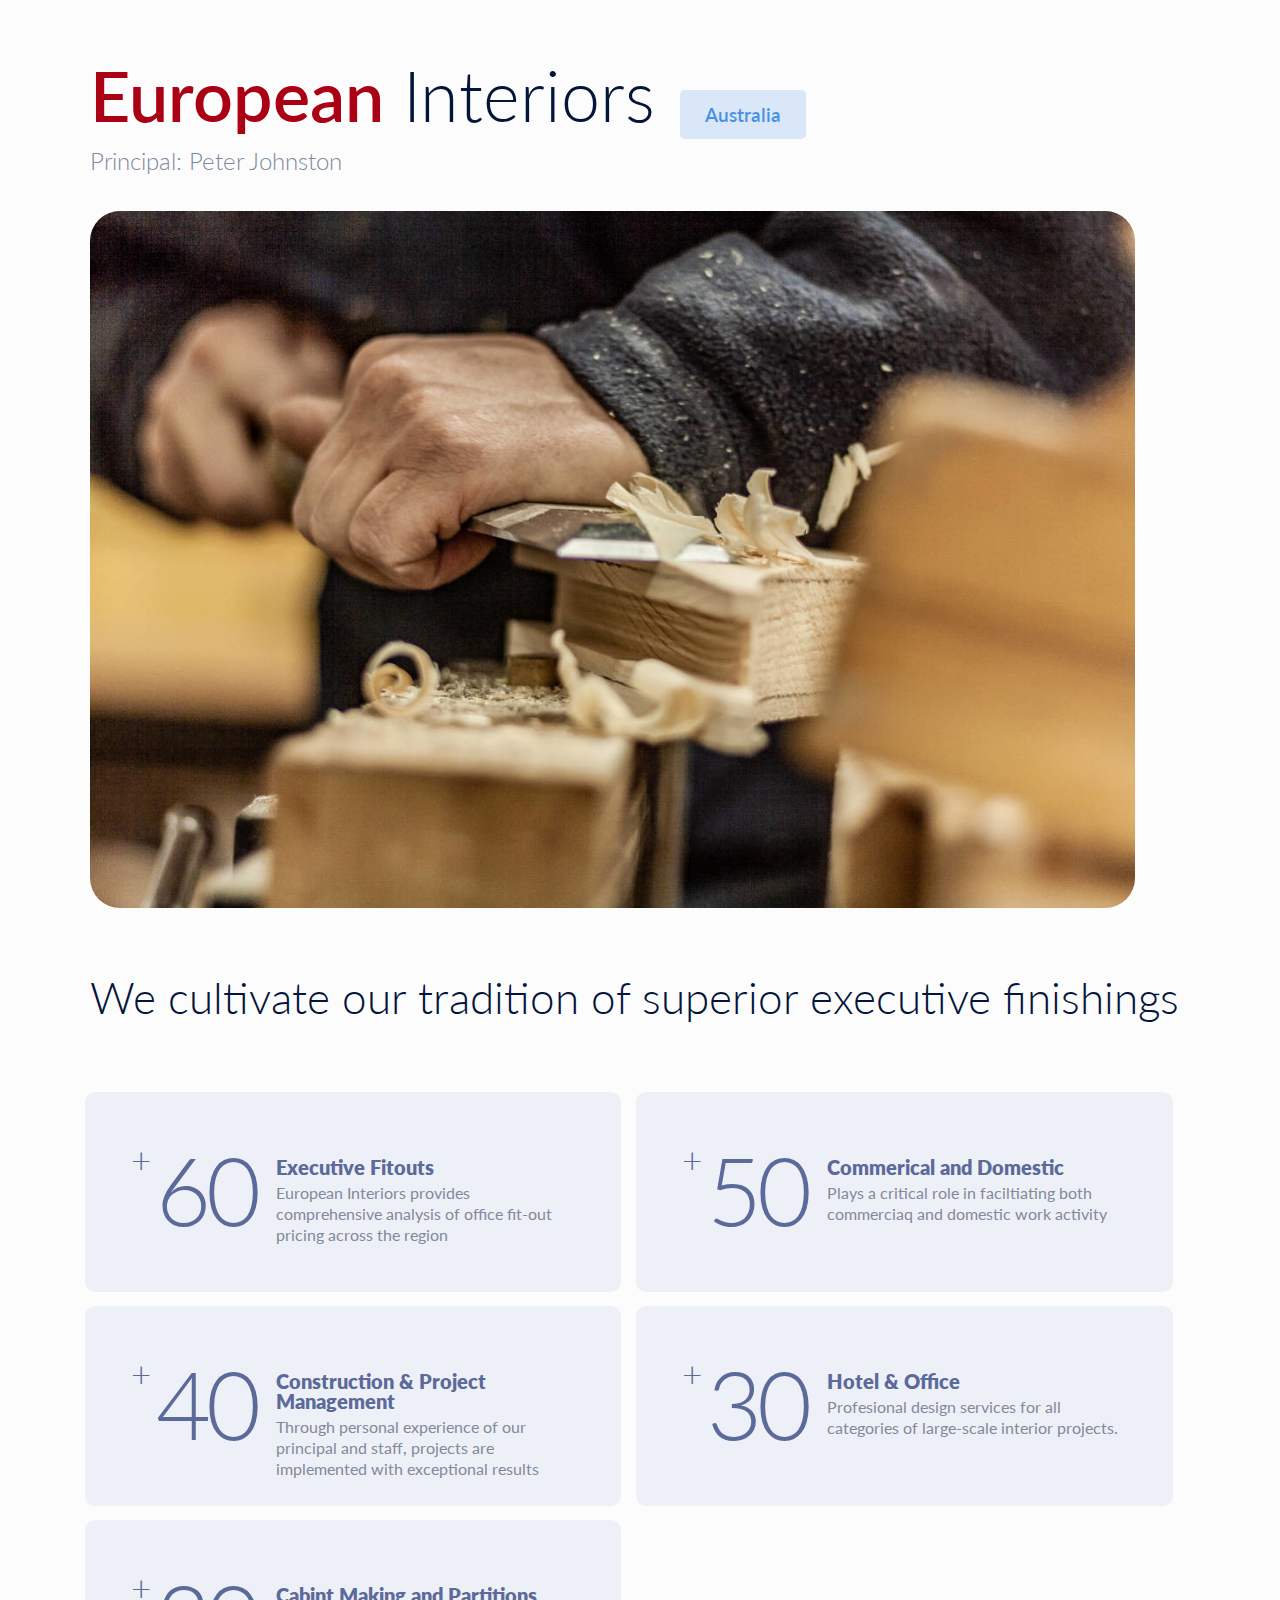
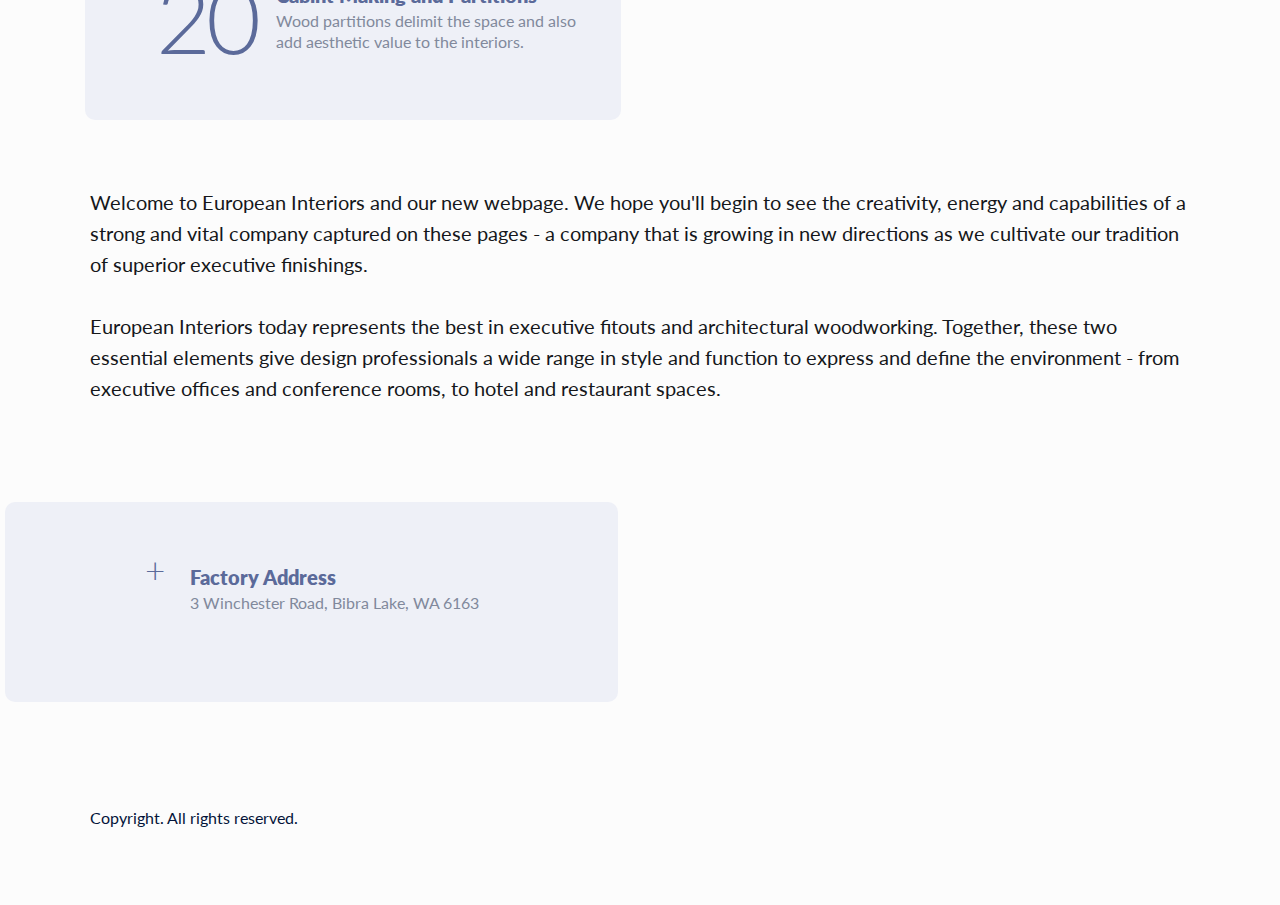
<file: index.html>
<!DOCTYPE html>
<html>
<head>
	<title>European Interiors</title>
	<link rel="stylesheet" type="text/css" href="styles.css">
	<meta name="viewport" content="width=device-width, initial-scale=1.0">
	<script src="https://formspree.io/js/formbutton-v1.min.js" defer></script>
        <script>
          window.formbutton=window.formbutton||function(){(formbutton.q=formbutton.q||[]).push(arguments)};
          formbutton("create", {action: "https://formspree.io/f/xnqlladd"})
        </script>
</head>
<body>

	<div class="container">
		<div class="hero">
			<h1 class="name"><strong class="h1">European</strong> Interiors</h1>
			
			<span class="tag">Australia</span>
			<span class="email">Principal: Peter Johnston</span>
			<br>
<br>
			<img src="carpentry.jpg" class="ri"></img> 

 <h2 class="lead">We cultivate our tradition of superior executive finishings</h2>
		</div>
	</div>
	

	<!-- Achievements -->

	<div class="container cards">
		
		<a href="executive-fitouts.html">
		<div class="card">
			<div class="skill-level">
				<span>+</span>
				<h2>60</h2>
			</div>
        
			<div class="skill-meta" >
				<h3>Executive Fitouts</h3>
				<span>European Interiors provides comprehensive analysis of office fit-out pricing across the region</span>
			</div>
		</div>
	    </a>
			
		<a href="commercial-domestic.html">
		<div class="card">
			<div class="skill-level">
				<span>+</span>
				<h2>50</h2>
			</div>

			<div class="skill-meta">
				<h3>Commerical and Domestic</h3>
				<span>Plays a critical role in faciltiating both commerciaq and domestic work activity</span>
			</div>
		</div>
	</a>
		
	<a href="project-management.html">
		<div class="card">
			<div class="skill-level">
				<span>+</span>
				<h2>40</h2>
			</div>

			<div class="skill-meta">
				<h3>Construction & Project Management</h3>
				<span>Through personal experience of our principal and staff, projects are implemented with exceptional results</span>
			</div>
		</div>
	</a>
		<a href="hotel-office.html">
		<div class="card">
			<div class="skill-level">
				<span>+</span>
				<h2>30</h2>
			</div>

			<div class="skill-meta">
				<h3>Hotel & Office</h3>
				<span>Profesional design services for all categories of large-scale interior projects.</span>
			</div>
		</div>
	</a>
	<a href="cabinet-making.html">
		<div class="card">
			<div class="skill-level">
				<span>+</span>
				<h2>20</h2>
			</div>

			<div class="skill-meta">
				<h3>Cabint Making and Partitions</h3>
				<span>Wood partitions delimit the space and also add aesthetic value to the interiors.</span>
			</div>
		</div>
	</a>
	</div>

	<p class="container">
	<span style="font-size: 20px;">Welcome to European Interiors and our new webpage. We hope you'll begin to see the creativity, energy and capabilities of a strong and vital company captured on these pages - a company that is growing in new directions as we cultivate our tradition of superior executive finishings.
<br>
<br>
		European Interiors today represents the best in executive fitouts and architectural woodworking. Together, these two essential elements give design professionals a wide range in style and function to express and define the environment - from executive offices and conference rooms, to hotel and restaurant spaces.</span>
	<br><br>
<div class="card">
			<div class="skill-level">
				<span>+</span>
				<h2></h2>
			</div>

			<div class="skill-meta">
				<h3>Factory Address</h3>
				<span>3 Winchester Road, Bibra Lake, WA 6163</span>
			</div>
		</div>
	</p>

	<br><br>



	<footer class="container">
		<span style="font-size: 16px;">Copyright. All rights reserved.</span>
	</footer>
<br>

</body>
</html>
</file>
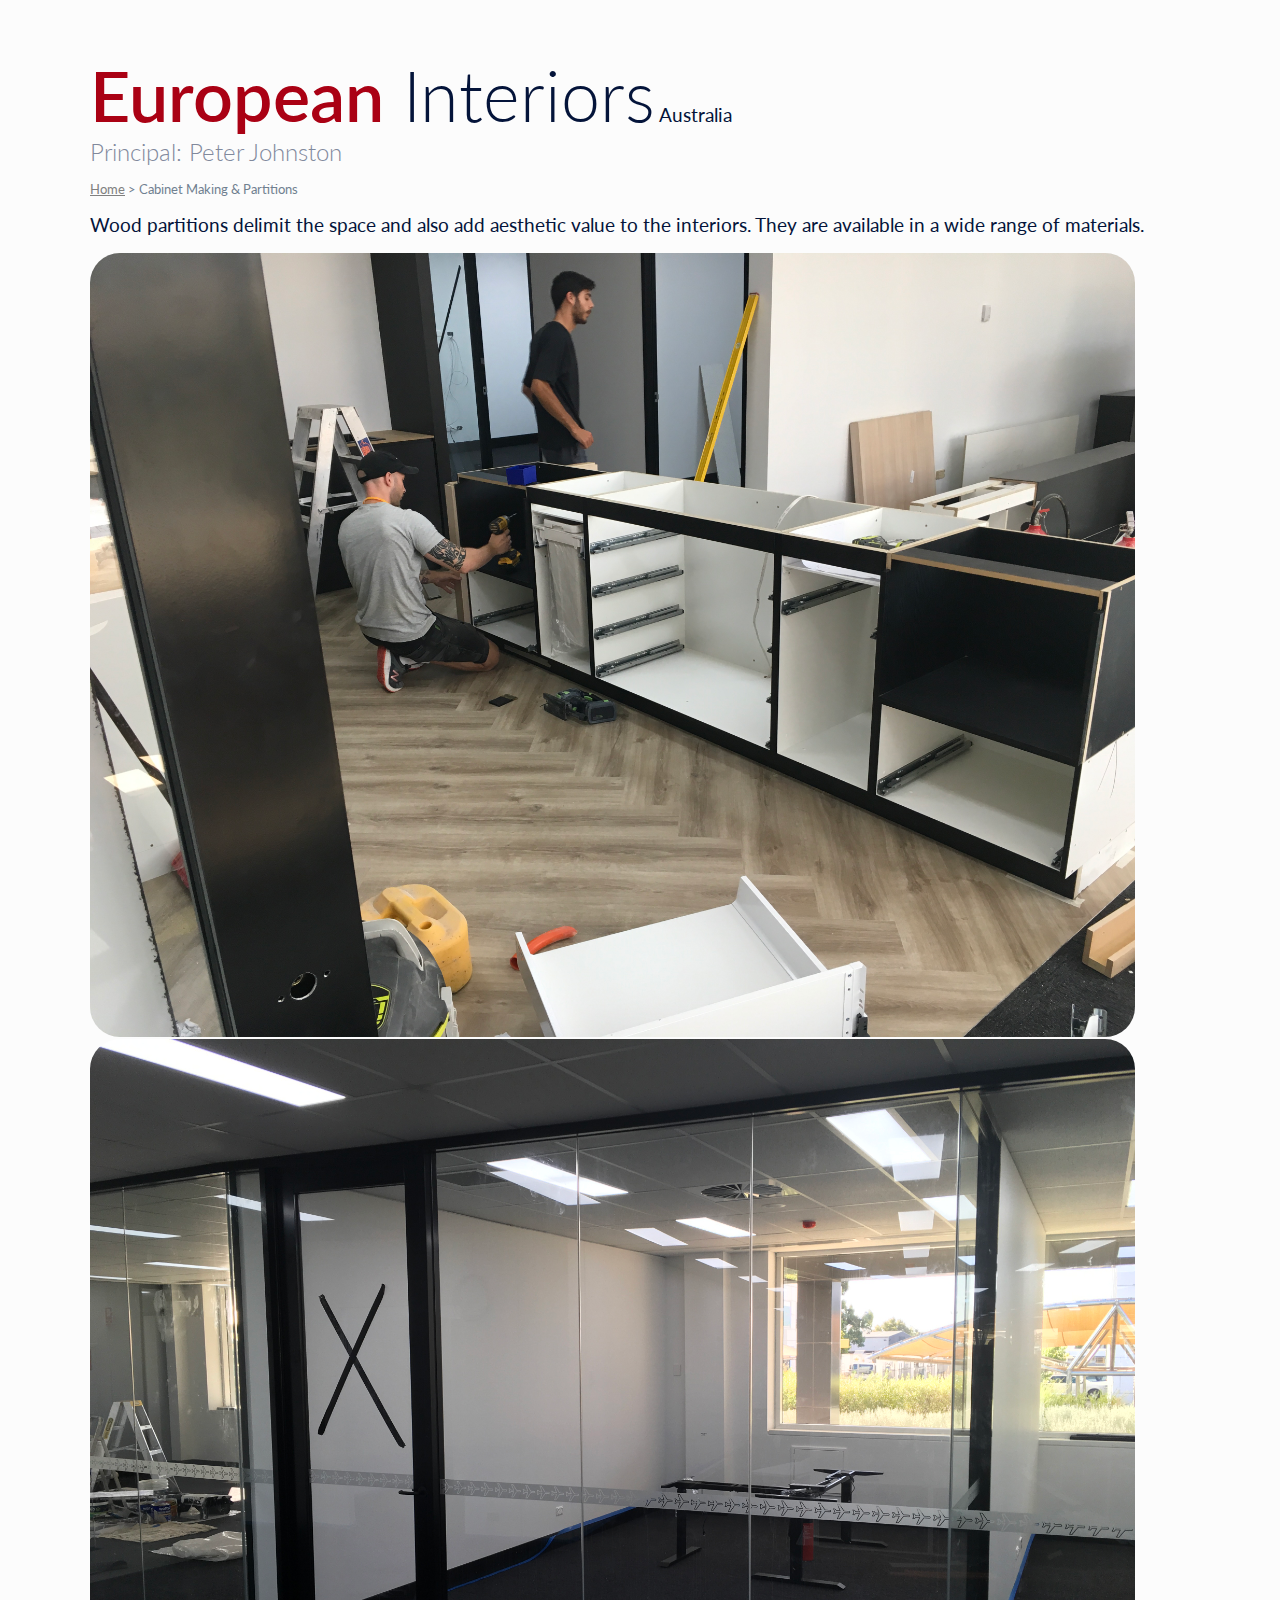
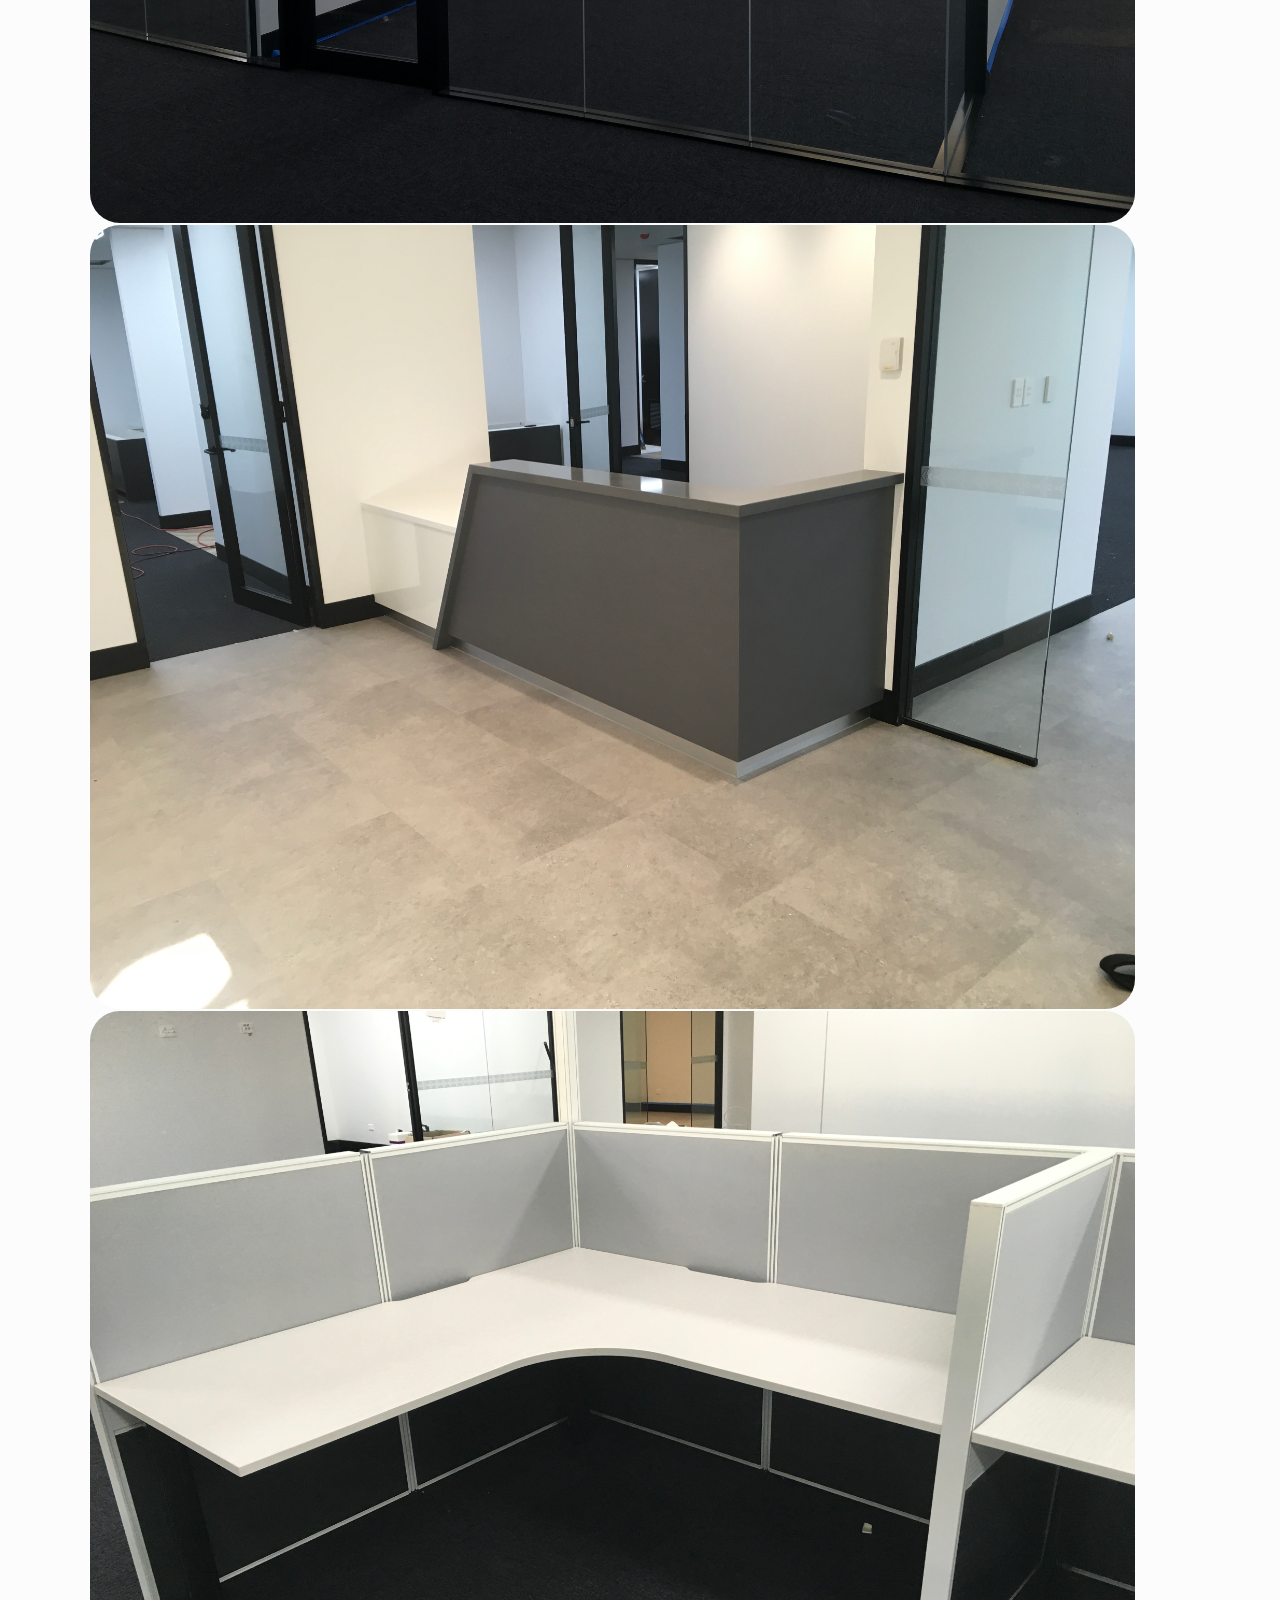
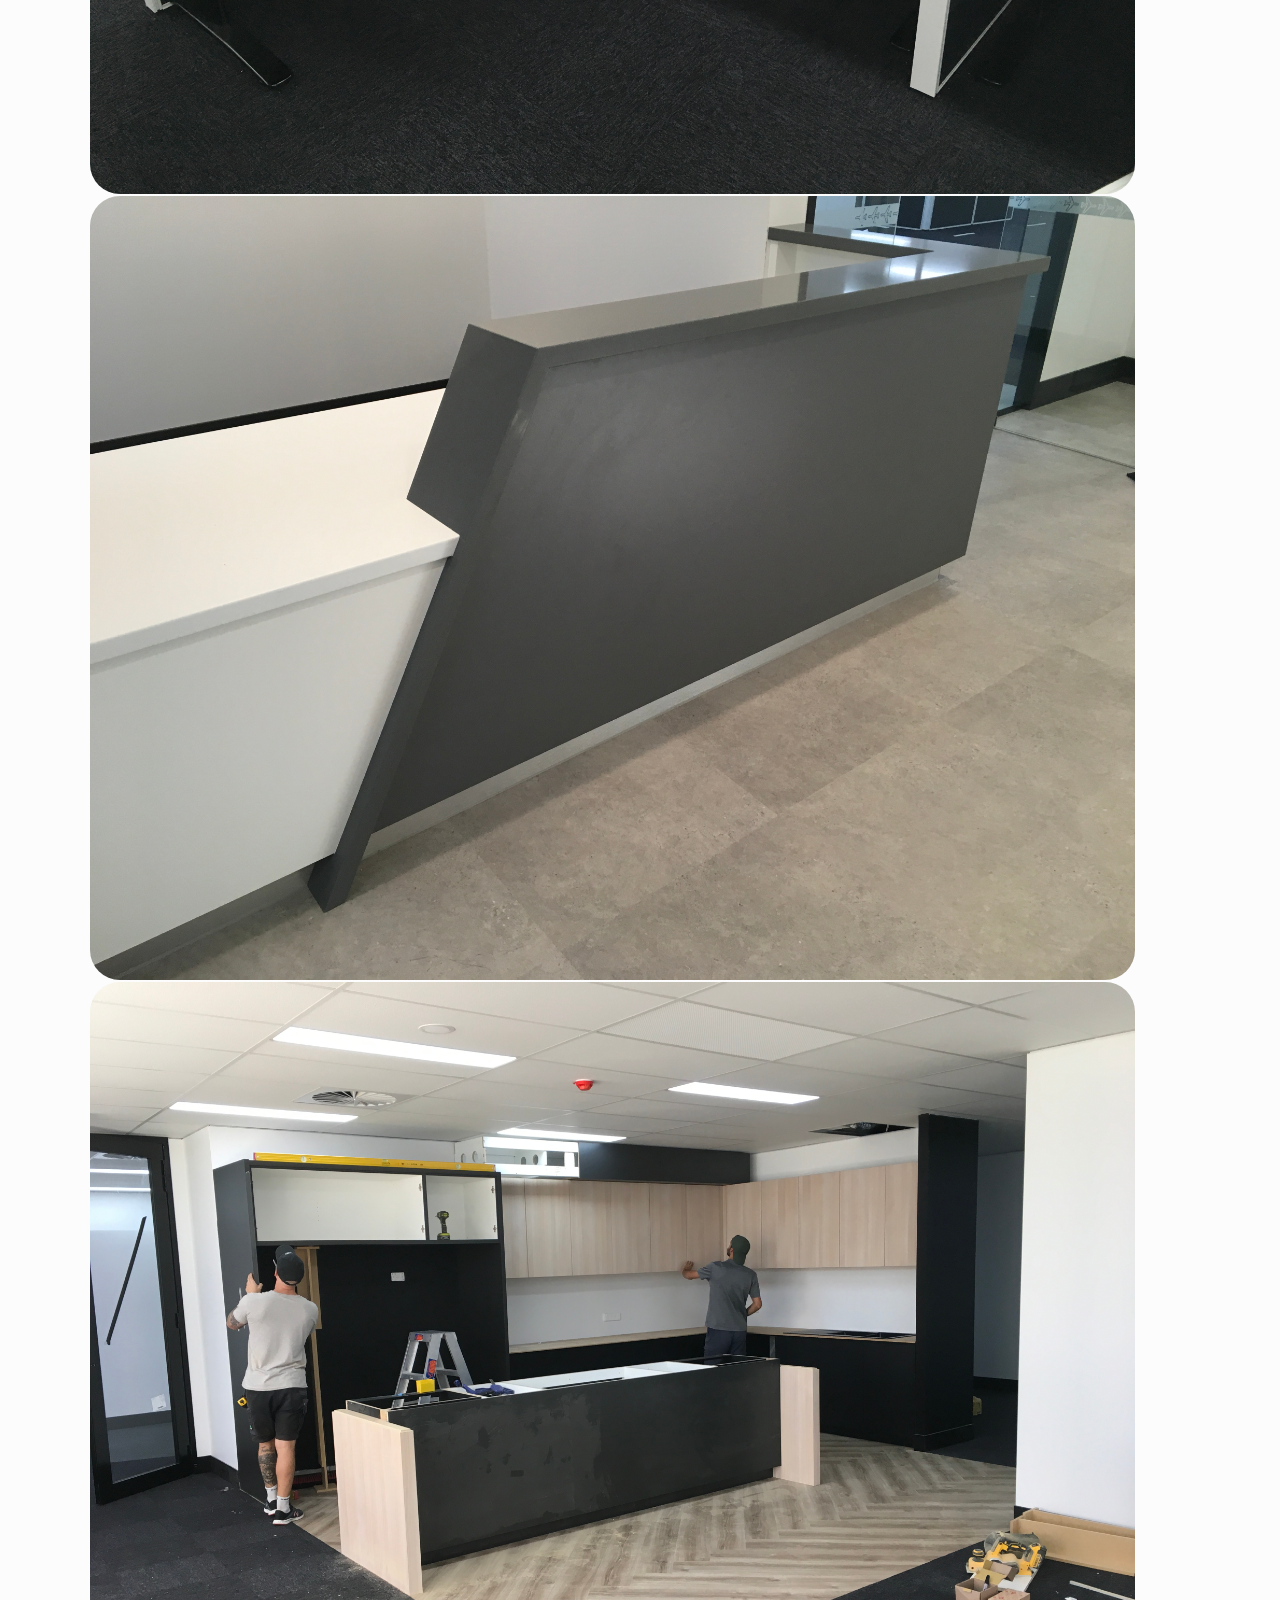
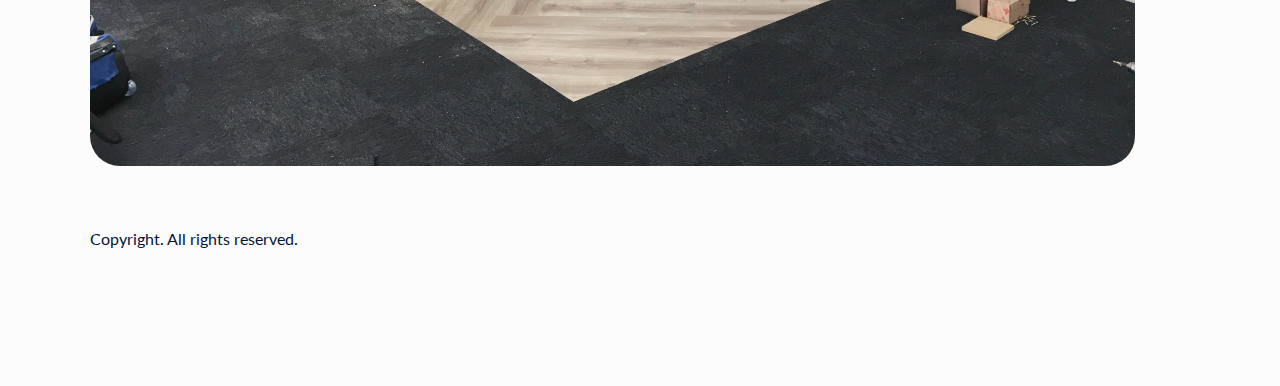
<file: cabinet-making.html>
<!DOCTYPE html>
<html>
<head>
	<title>European Interiors</title>
	<link rel="stylesheet" type="text/css" href="styles.css">
	<meta name="viewport" content="width=device-width, initial-scale=1.0">
    <script src="https://formspree.io/js/formbutton-v1.min.js" defer></script>
        <script>
          window.formbutton=window.formbutton||function(){(formbutton.q=formbutton.q||[]).push(arguments)};
          formbutton("create", {action: "https://formspree.io/f/xnqlladd"})
        </script>
</head>
<body>

	<div class="container">
		<div class="hero">
			<h1 class="name"><strong class="h1">European</strong> Interiors</h1>
			
			<span class="job-title">Australia</span>
			<span class="email">Principal: Peter Johnston</span>

			<br>            
			<div class="bread"><a href="/" class="underline">Home</a> > Cabinet Making & Partitions </div>
			<br>

            Wood partitions delimit the space and also add aesthetic value to the interiors. They are available in a wide range of materials.
            <br><br>
			<img src="img/cabinet-making2.jpg" class="ri"></img> 
			<img src="img/cab1.JPG" class="ri"></img> 
			<img src="img/cab2.JPG" class="ri"></img> 
			<img src="img/cab3.JPG" class="ri"></img> 
			<img src="img/cab4.JPG" class="ri"></img> 
			<img src="img/cab5.JPG" class="ri"></img> 
			
 
	<footer class="container">
		<span style="font-size: 16px;">Copyright. All rights reserved.</span>
	</footer>

<br>
</body>
</html>
</file>
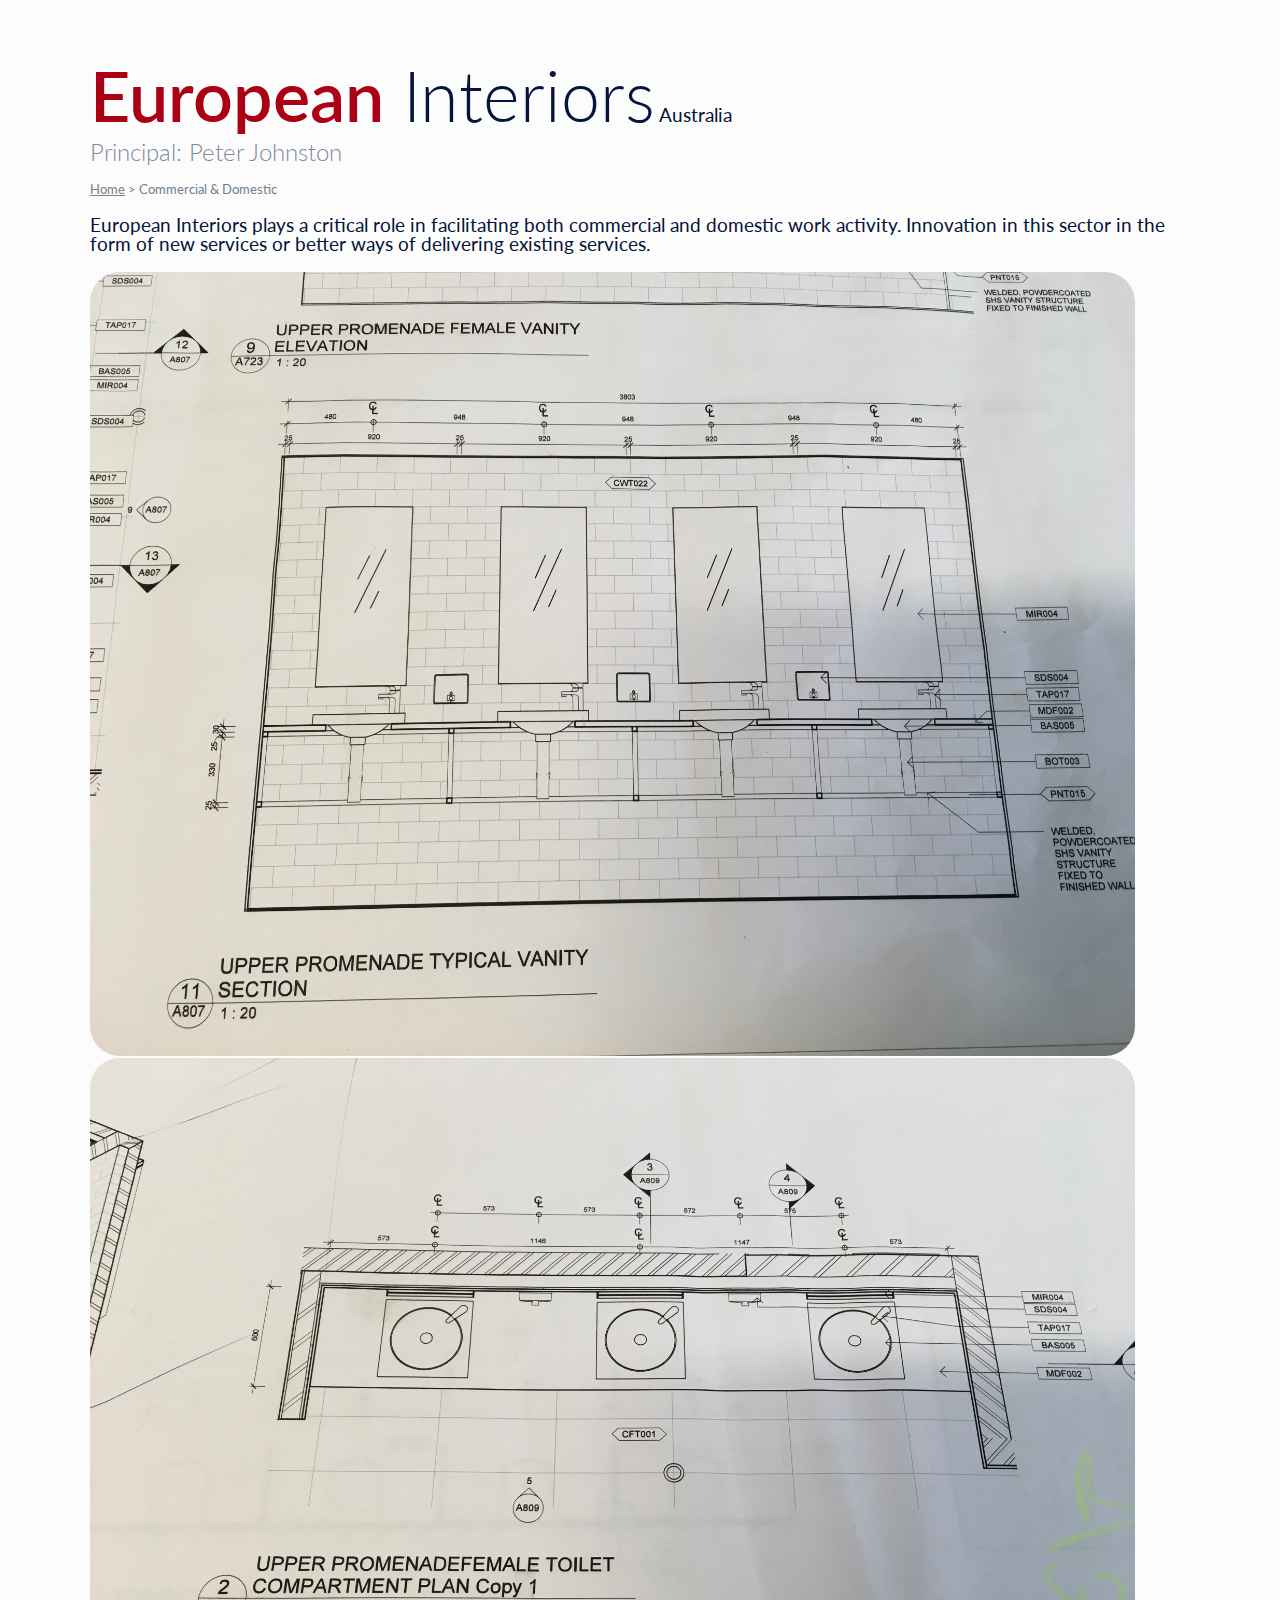
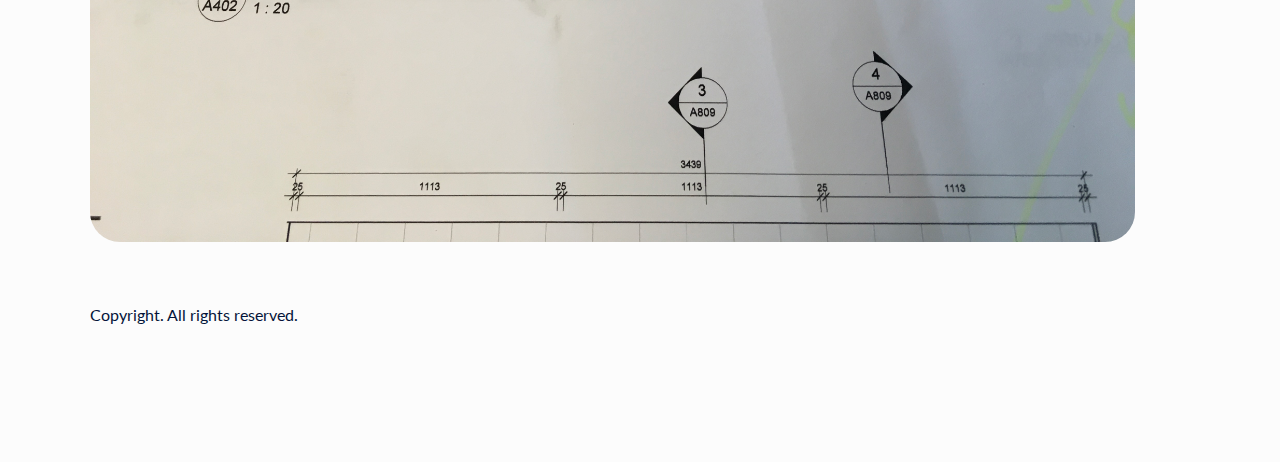
<file: commercial-domestic.html>
<!DOCTYPE html>
<html>
<head>
	<title>European Interiors</title>
	<link rel="stylesheet" type="text/css" href="styles.css">
	<meta name="viewport" content="width=device-width, initial-scale=1.0">
	<script src="https://formspree.io/js/formbutton-v1.min.js" defer></script>
        <script>
          window.formbutton=window.formbutton||function(){(formbutton.q=formbutton.q||[]).push(arguments)};
          formbutton("create", {action: "https://formspree.io/f/xnqlladd"})
        </script>
</head>
<body>

	<div class="container">
		<div class="hero">
			<h1 class="name"><strong class="h1">European</strong> Interiors</h1>
			
			<span class="job-title">Australia</span>
			<span class="email">Principal: Peter Johnston</span>
			<br>            
			<div class="bread"><a href="/" class="underline">Home</a> > Commercial & Domestic </div>
			<br>
			European Interiors plays a critical role in facilitating both commercial and domestic work activity. Innovation in this sector in the form of new services or better ways of delivering existing services.
			<br><br>
			<img src="img/comm.jpg" class="ri"></img> 
			<img src="img/plans.jpg" class="ri"></img> 
			
 
 
	<footer class="container">
		<span style="font-size: 16px;">Copyright. All rights reserved.</span>
	</footer>
<br>

</body>
</html>
</file>
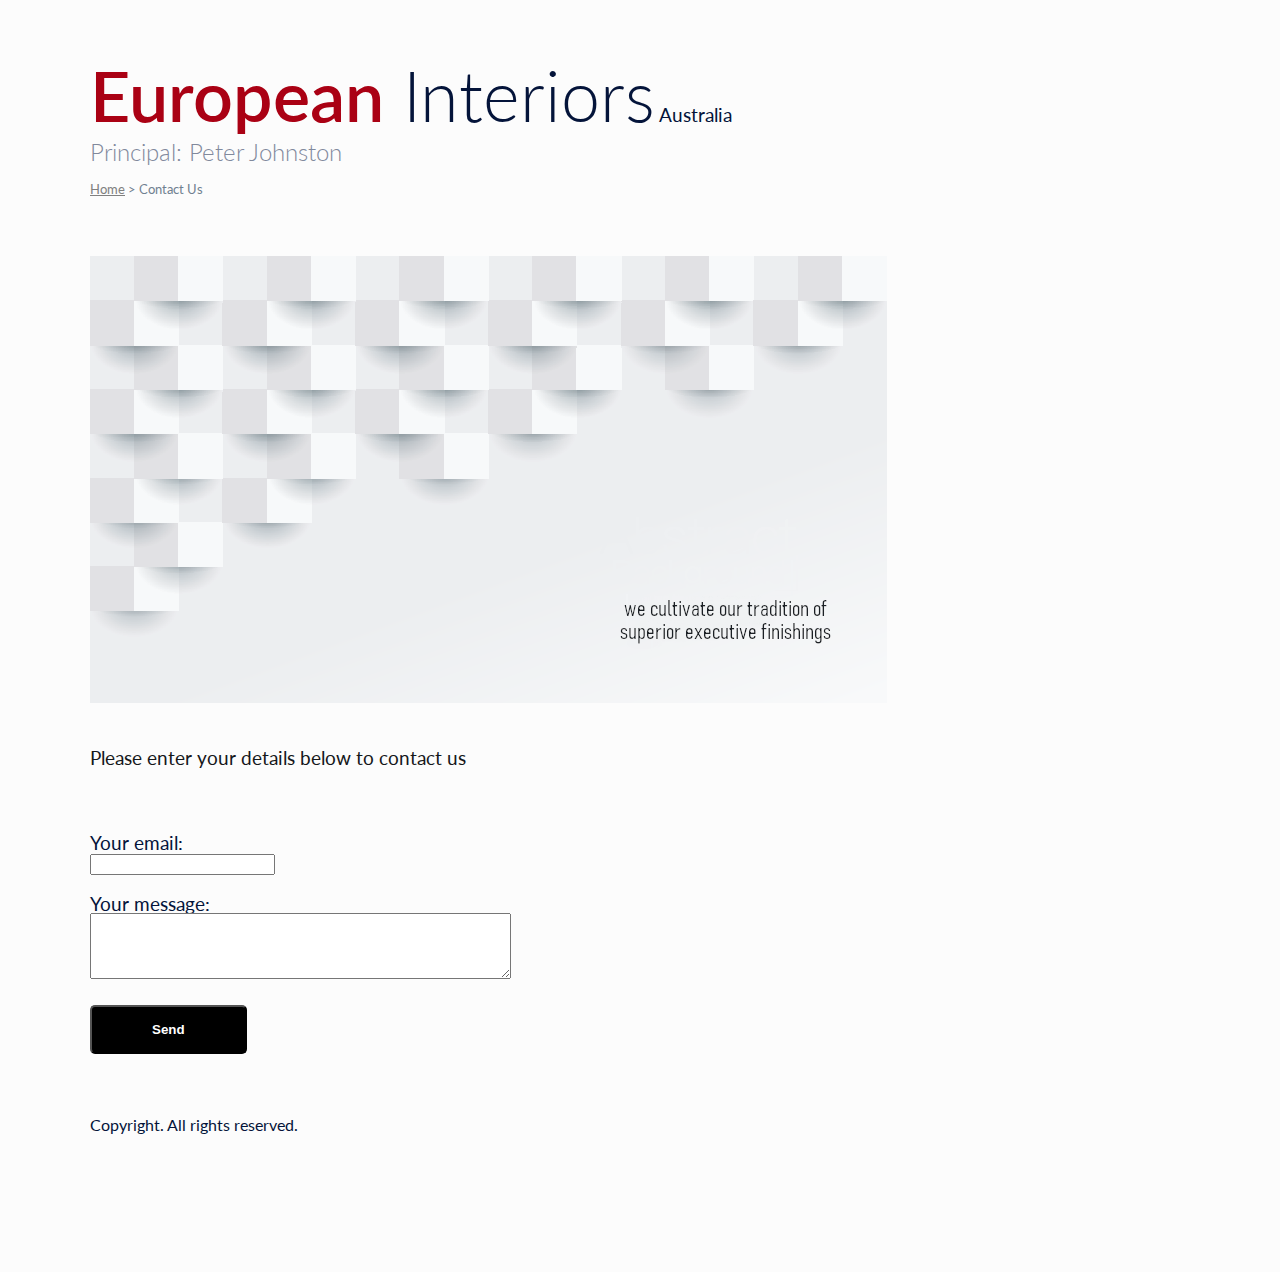
<file: contact-us.html>
<!DOCTYPE html>
<html>
<head>
	<title>European Interiors</title>
	<link rel="stylesheet" type="text/css" href="styles.css">
	<meta name="viewport" content="width=device-width, initial-scale=1.0">
  <script src="https://formspree.io/js/formbutton-v1.min.js" defer></script>
        <script>
          window.formbutton=window.formbutton||function(){(formbutton.q=formbutton.q||[]).push(arguments)};
          formbutton("create", {action: "https://formspree.io/f/xnqlladd"})
        </script>

</head>
<body>

	<div class="container">
		<div class="hero">
			<h1 class="name"><strong class="h1">European</strong> Interiors</h1>
			
			<span class="job-title">Australia</span>
			<span class="email">Principal: Peter Johnston</span>

			<br>            
			<div class="bread"><a href="/" class="underline">Home</a> > Contact Us </div>

            <p class="container">

                <img src="backdrop.png"><br><br>
                Please enter your details below to contact us 
                <form
              action="https://formspree.io/f/xnqlladd"
              method="POST"
            >
              <label>
                Your email: <br>
                <input type="email" name="_replyto">
              </label>
              <br>
              <br>
              <label>
                Your message:<br>
                <textarea rows="4" cols="50" name="message"></textarea>
              </label><br> <br>
              <!-- your other form fields go here -->
              <button class="btn" type="submit">Send</button>
            </form>
            
        </p>
                
        
 
			
 
	<footer class="container">
		<span style="font-size: 16px;">Copyright. All rights reserved.</span>
	</footer>

<br>
</body>
</html>
</file>
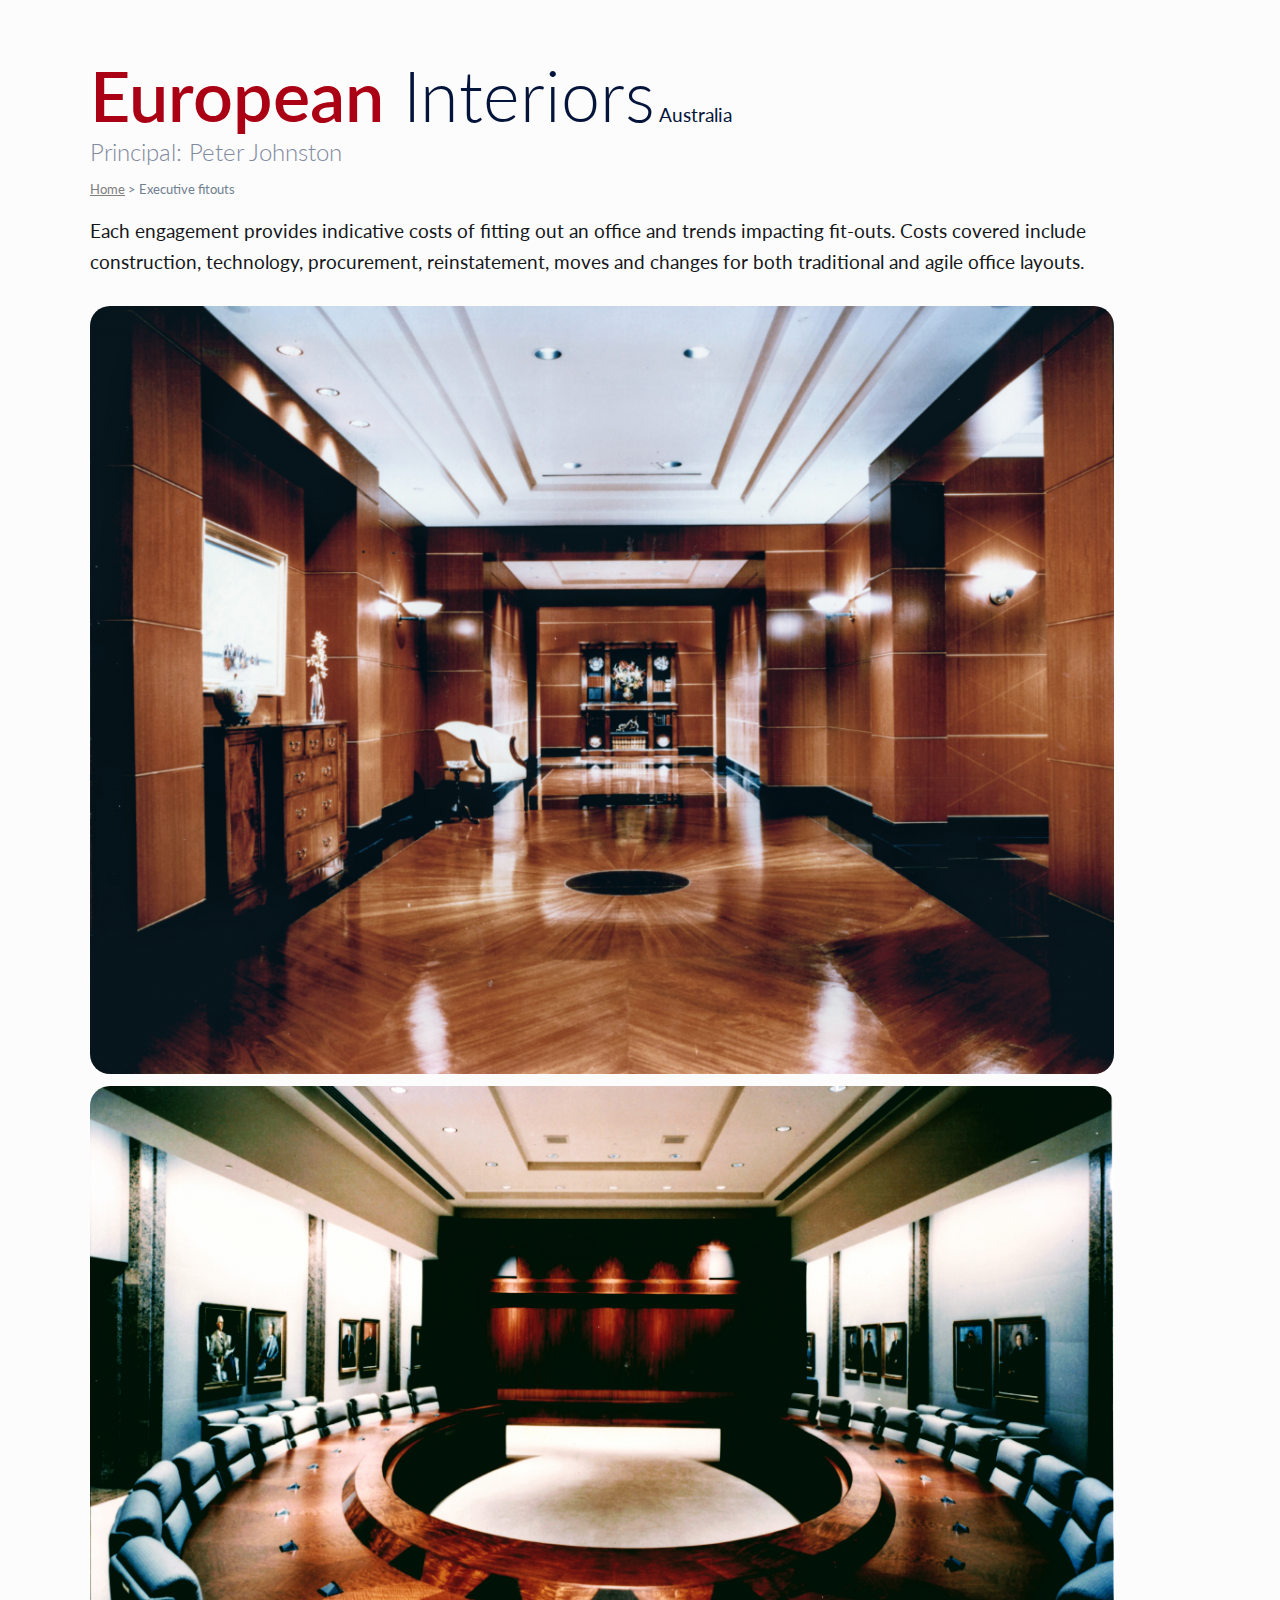
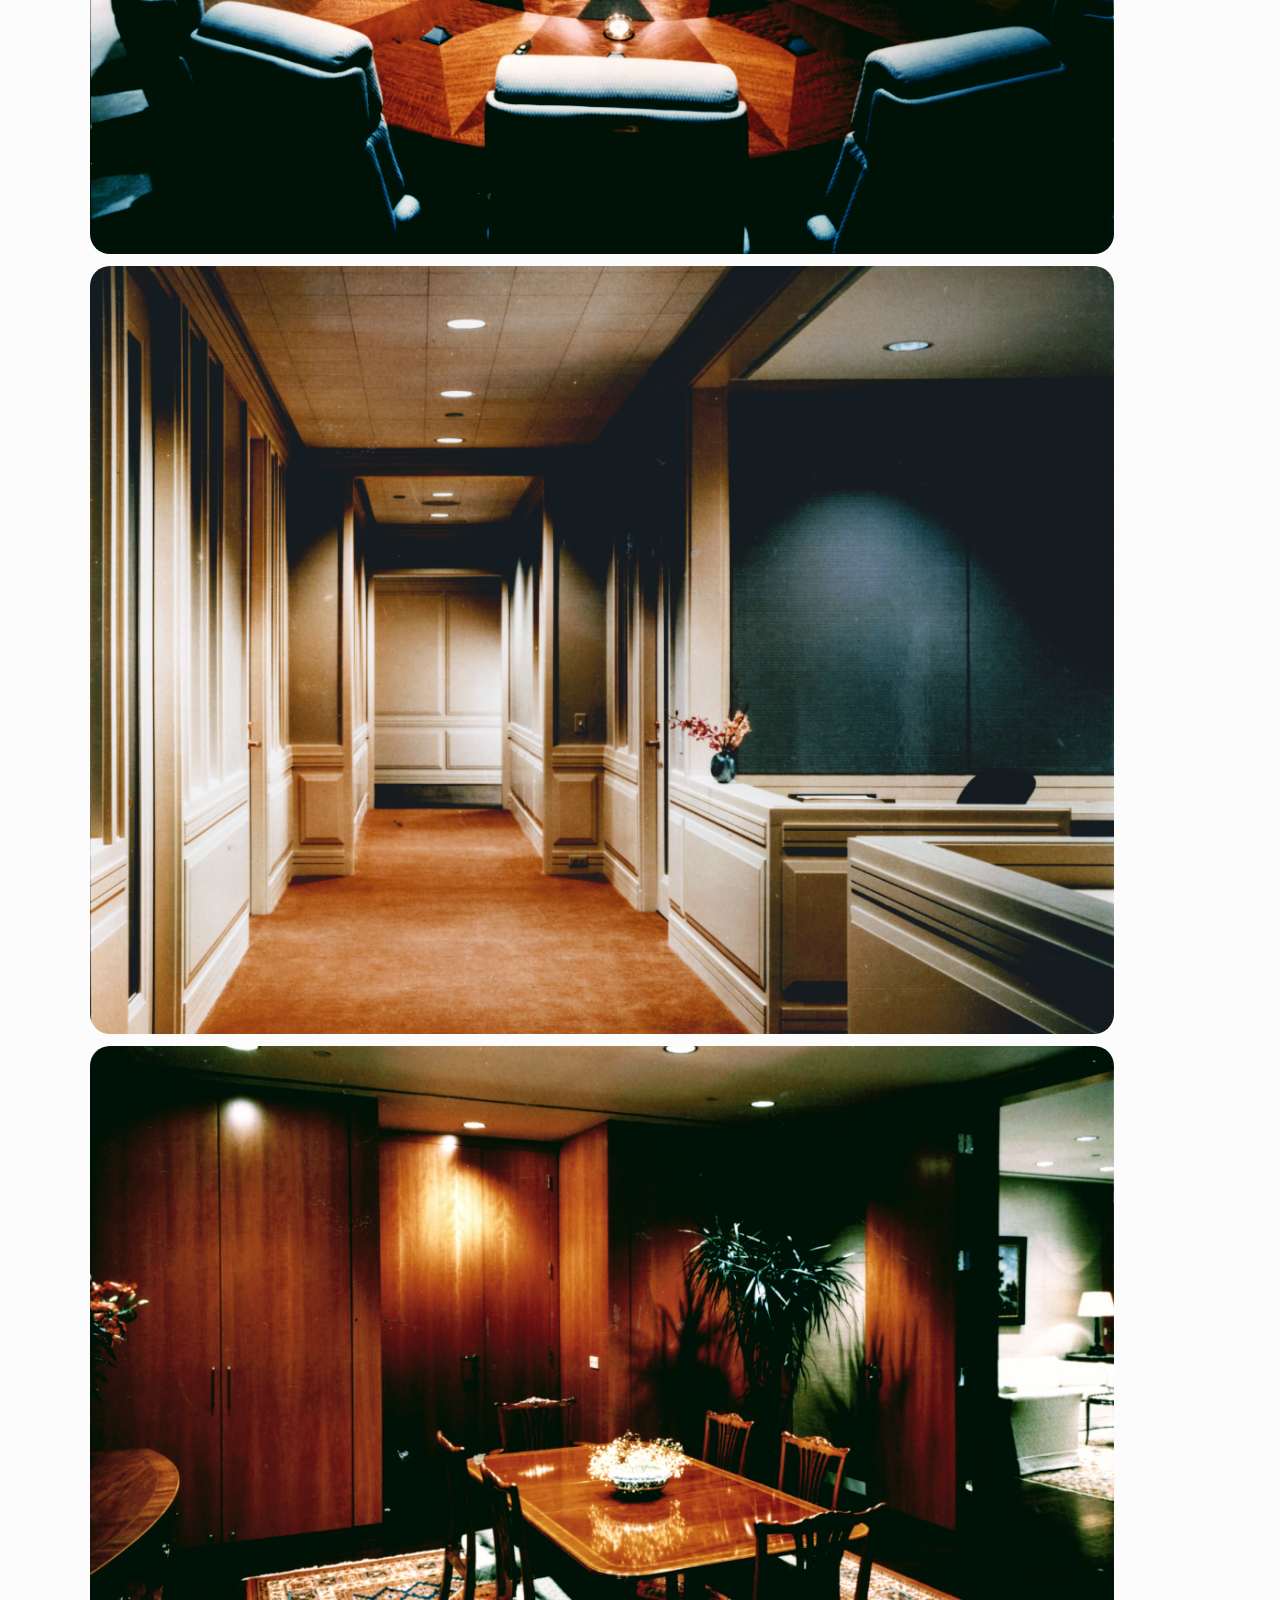
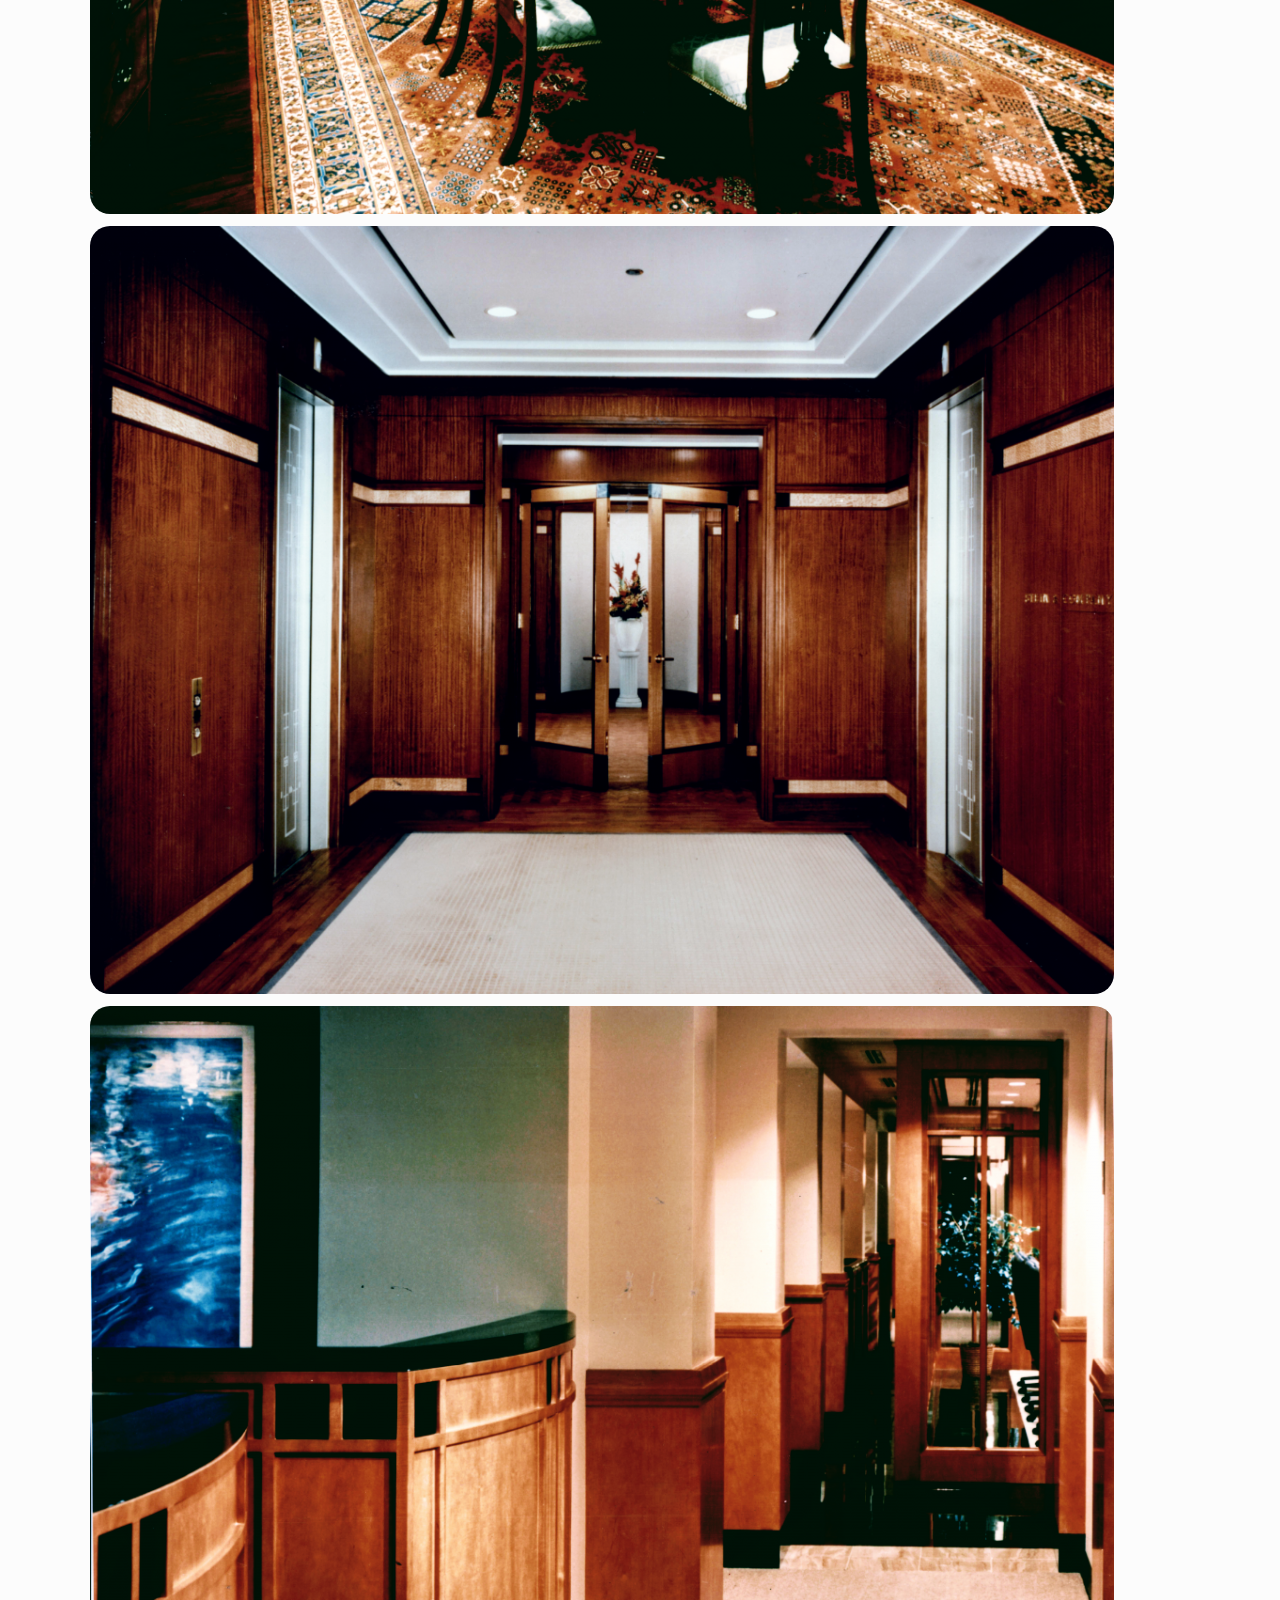
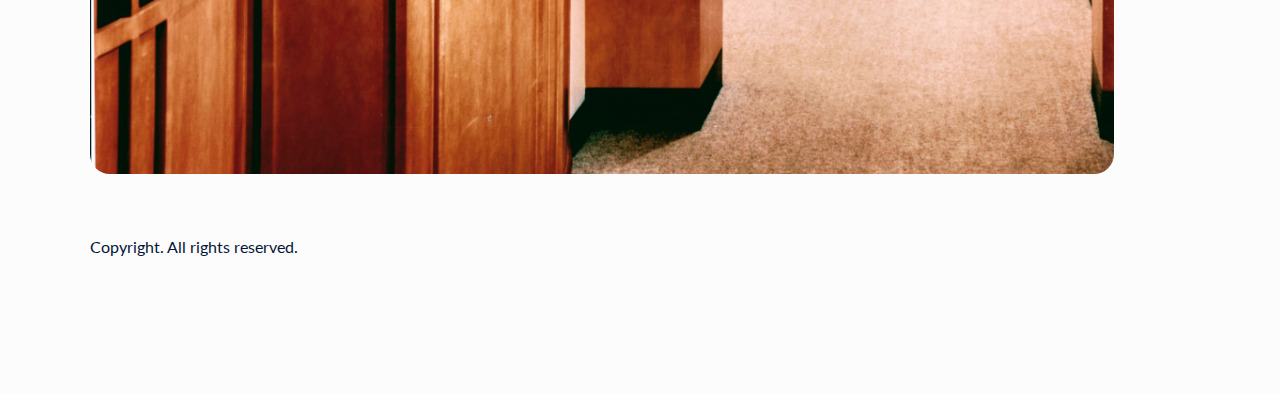
<file: executive-fitouts.html>
<!DOCTYPE html>
<html>
<head>
	<title>European Interiors</title>
	<link rel="stylesheet" type="text/css" href="styles.css">
	<meta name="viewport" content="width=device-width, initial-scale=1.0">
	<script src="https://formspree.io/js/formbutton-v1.min.js" defer></script>
        <script>
          window.formbutton=window.formbutton||function(){(formbutton.q=formbutton.q||[]).push(arguments)};
          formbutton("create", {action: "https://formspree.io/f/xnqlladd"})
        </script>
</head>
<body>

	<div class="container">
		<div class="hero">
			<h1 class="name"><strong class="h1">European</strong> Interiors</h1>
			
			<span class="job-title">Australia</span>
			<span class="email">Principal: Peter Johnston</span>
			<br>            
			<div class="bread"><a href="/" class="underline">Home</a> > Executive fitouts </div>
			<br>
			<p> Each engagement provides indicative costs of fitting out an office and trends impacting fit-outs. Costs covered include construction, technology, procurement, reinstatement, moves and changes for both traditional and agile office layouts.</p><br>
			<img src="img/expanse.png" class="gallery"></img> 
			<img src="img/executive-boardroom.png" class="gallery"></img> 
			<img src="img/corridor.png" class="gallery"></img> 
			<img src="img/dining.png" class="gallery"></img> 
			<img src="img/hall.png" class="gallery"></img> 
			<img src="img/hall2.png" class="gallery"></img> 


 
	<footer class="container">
		<span style="font-size: 16px;">Copyright. All rights reserved.</span>
	</footer>
<br>

</body>
</html>
</file>
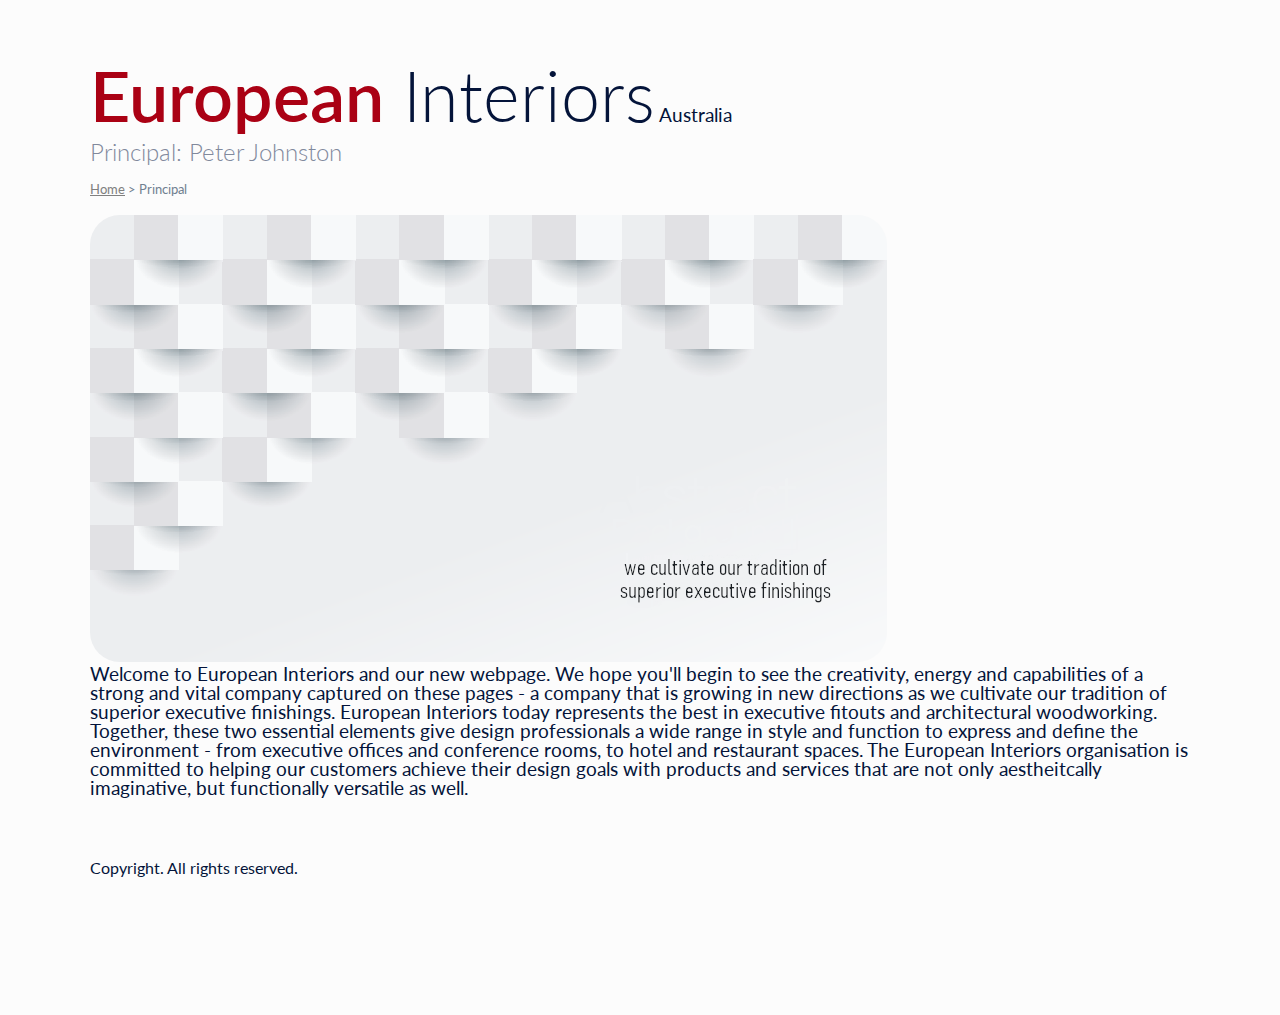
<file: pj.html>
<!DOCTYPE html>
<html>
<head>
	<title>European Interiors</title>
	<link rel="stylesheet" type="text/css" href="styles.css">
	<meta name="viewport" content="width=device-width, initial-scale=1.0">
</head>
<body>

	<div class="container">
		<div class="hero">
			<h1 class="name"><strong class="h1">European</strong> Interiors</h1>
			
			<span class="job-title">Australia</span>
			<span class="email">Principal: Peter Johnston</span>
	
            <br>            
			<div class="bread"><a href="/" class="underline">Home</a> > Principal </div>
			<br>
			<img src="backdrop.png" class="ri"></img> 

            <br>
            Welcome to European Interiors and our new webpage. We hope you'll begin to see the creativity, energy and capabilities of a strong and vital company captured on these pages - a company that is growing in new directions as we cultivate our tradition of superior executive finishings.

            European Interiors today represents the best in executive fitouts and architectural woodworking. Together, these two essential elements give design professionals a wide range in style and function to express and define the environment - from executive offices and conference rooms, to hotel and restaurant spaces.
            The European Interiors organisation is committed to helping our customers achieve their design goals with products and services that are not only aestheitcally imaginative, but functionally versatile as well.
 
	<footer class="container">
		<span style="font-size: 16px;">Copyright. All rights reserved.</span>
	</footer>
<br>

</body>
</html>
</file>
<file: styles.css>
/*Load google font*/
@import url('https://fonts.googleapis.com/css?family=Lato:300,400,700');



/* Reset Styles  */

html, body, div, span, applet, object, iframe,
h1, h2, h3, h4, h5, h6, p, blockquote, pre,
a, abbr, acronym, address, big, cite, code,
del, dfn, em, img, ins, kbd, q, s, samp,
small, strike, strong, sub, sup, tt, var,
b, u, i, center,
dl, dt, dd, ol, ul, li,
fieldset, form, label, legend,
table, caption, tbody, tfoot, thead, tr, th, td,
article, aside, canvas, details, embed, 
figure, figcaption, footer, header, hgroup, 
menu, nav, output, ruby, section, summary,
time, mark, audio, video {
	margin: 0;
	padding: 0;
	border: 0;
	font-size: 100%;
	font: inherit;
	vertical-align: baseline;
}
/* HTML5 display-role reset for older browsers */
article, aside, details, figcaption, figure, 
footer, header, hgroup, menu, nav, section {
	display: block;
}
a{
	text-decoration: none;
	text-transform: none;
	color: #4A90E2;
}

body {
	line-height: 1;
	font-family: lato, ubuntu,-apple-system,BlinkMacSystemFont,Segoe UI,Roboto,Oxygen,Ubuntu,Cantarell,Open Sans,Helvetica Neue,sans-serif;
	text-rendering : optimizeLegibility;
	-webkit-font-smoothing : antialiased;
	font-size: 19px;
	background-color: #fcfcfc; /*#FEFEFE;*/
	color: #04143A;
}
ol, ul {
	list-style: none;
}
blockquote, q {
	quotes: none;
}
blockquote:before, blockquote:after,
q:before, q:after {
	content: '';
	content: none;
}
table {
	border-collapse: collapse;
	border-spacing: 0;
}

p {
	color: #15171a;
	font-size: 17;
	line-height: 31px;
}

strong {
	font-weight: 600;
}

div , footer {
	box-sizing: border-box;
}

/* Reset ends */


/*Hero section*/

.container {
	max-width: 1100px;
	height: auto;
	margin: 60px auto;
}

.hero {
	margin: 50px auto; 
	position: relative;
}

h1.name {
	font-size: 70px;
	font-weight: 300;
	display: inline-block;
}

.tag {
	/*
	vertical-align: top;
	*/
	background-color: #D9E7F8;
	color: #4A90E2;
	font-weight: 600;
	margin-top: 5px;
	margin-left: 20px;
	border-radius: 5px;
	display: inline-block;
	padding: 15px 25px;
}

.email {
	display: block;
	font-size: 24px;
	font-weight: 300;
	color: #81899C;
	margin-top: 10px;
}

.lead {
	font-size: 44px;
	font-weight: 300;
	margin-top: 60px;
	line-height: 55px;
}

/*hero ends*/

/*skills & intrests*/

.sections {
	vertical-align: top;
	display: inline-block;
	width: 49.7%;
	height: 50px;
}

.section-title {
	font-size: 20px;
	font-weight: 600;
	margin-bottom: 15px;
}

.list-card {
	margin: 30px 0;
}

.list-card .exp , .list-card div{
	display: inline-block;
	vertical-align: top;
}

.list-card .exp {
	margin-right: 15px;
	color: #4A90E2;
	font-weight: 600;
	width: 100px;
}

.list-card div {
	width: 70%;
}

.list-card h3 {
	font-size: 20px;
	font-weight: 600;
	color: #5B6A9A;
	line-height: 26px;
	margin-bottom: 8px;
}

.list-card div span {
	font-size: 16px;
	color: #81899C;
	line-height: 22px;
}

/*skill and intrests ends*/

/* Achievements */


.cards {
	max-width: 1120px;
	display: block;
	margin-top: 10px;
}

.card {
	width: 47.9%;
	height: 200px;
	background-color: #EEF0F7;
	display: inline-block;
	margin: 7px 5px;
	vertical-align: top;
	border-radius: 10px;
	text-align: center;
	padding-top: 50px
}

.card-active , .card:hover{
	transform: scale(1.02);
	transition: 0.5s;
	border: 2px solid #cdcdcd;
	background-color: #fff;
	cursor: pointer;
}


.skill-level {
	display: inline-block;
	max-width: 160px;
}

.skill-level span {
	font-size: 35px;
	font-weight: 300;
	color: #5B6A9A;
	vertical-align: top;
}

.skill-level h2 {
	font-size: 95px;
	font-weight: 300;
	display: inline-block;
	vertical-align: top;
	color: #5B6A9A;
	letter-spacing: -5px;
}

.skill-meta {
	vertical-align: top;
	display: inline-block;
	max-width: 300px;
	text-align: left;
	margin-top: 15px;
	margin-left: 15px;
}

.skill-meta h3 {
	font-size: 20px;
	font-weight: 800;
	color: #5B6A9A;
	margin-bottom: 5px;
}

.skill-meta span{
	color: #81899C;
	line-height: 20px;
	font-size: 16px;
}

/* Achievements ends */



/* Timeline styles*/


ol {
	position: relative;
	display: block;
	margin: 100px 0;
	height: 2px;
	background: #EEF0F7;

}
ol::before,
ol::after {
	content: "";
	position: absolute;
	top: -10px;
	display: block;
	width: 0;
	height: 0;
  	border-radius: 10px;
	border: 0px solid #31708F;
}
ol::before {
	left: -5px;
}
ol::after {
	right: -10px;
	border: 0px solid transparent;
	border-right: 0;
	border-left: 20px solid #31708F;
  	border-radius: 3px;
}

/* ---- Timeline elements ---- */
li {
	position: relative;
	display: inline-block;
	
	width: 25%;
  	height: 50px;
}
li .line {
  position: absolute;
  top: -47px;
  left: 1%;
  font-size: 20px;
  font-weight: 600;
  color: #04143A;
}
li .point {
	content: "";
	top: -7px;
	left: 0%;
	display: block;
	width: 8px;
	height: 8px;
	border: 4px solid #fff;
	border-radius: 10px;
	background: #4A90E2;
  position: absolute;
}
li .description {
  display: none;
  padding: 10px 0;
  margin-top: 20px;
  position: relative;
  font-weight: normal;
  z-index: 1;
  max-width: 95%;
  font-size: 18px;
  font-weight: 600;
  line-height: 25px;
  color: #5B6A9A;
}
.description::before {
  content: '';
  width: 0; 
  height: 0; 
  border-left: 5px solid transparent;
  border-right: 5px solid transparent;
  border-bottom: 5px solid #f4f4f4;
  position: absolute;
  top: -5px;
  left: 43%;
}


.timeline .date{
	font-size: 14px;
	color: #81899C;
	font-weight: 300;
}

/* ---- Hover effects ---- */
li:hover {
  color: #48A4D2;
}
li .description {
  display: block;
}

/*timeline ends*/



/* Media queries*/

@media(max-width: 1024px){
	.container {
		padding: 15px;
		margin: 0px auto;
	}
	.cards {
		margin-top: 250px;
	}
}

@media(max-width: 768px){
	.container {
		padding: 15px;
		margin: 0px auto;
	}
	.cards {
		margin-top: 320px;
	}

	.card {
		padding: 15px;
		text-align: left;
	}
	.card h2 {
		font-size: 70px;
	}
		.card , .sections {
		width: 100%;
		height: auto;
		margin: 10px 0;
		float: left;
	}

	.timeline{
		border: none;
		background-color: rgba(0,0,0,0);
	}

	.timeline li{
		margin-top: 70px;
		height: 150px;
	}
}


@media(max-width: 425px) {
	h1.name {
		font-size: 40px;
	}

	.card , .sections {
		width: 100%;
		height: auto;
		margin: 10px 0;
		float: left;
	}

	.timeline{
		display: none;
		}

	.job-title {
		position: absolute;
		font-size: 15px;
		top: -40px;
		right: 20px;
		padding: 10px
	}

	.lead {
		margin-top: 15px;
		font-size: 20px;
		line-height: 28px;
	}
	.container {
		margin: 0px;
		padding: 0 15px;
	}
	footer {
		margin-top: 2050px;
	}
	}


/* End of all :P*/

img.ri
{
	
	position: relative;
	max-width: 95%;
	border-radius: 30px;
	
}
strong.h1
{ 
	color: #aa0114
}



  .underline {
	text-decoration: underline;
	color:gray;
	font-size: 10pt;
  }

  .bread {
	color:slategrey;
	font-size: 10pt;
  }

  .btn {
	background-color: #000000;
	color: #ffffff;
	font-weight: 600;
	margin-top: 5px;
	margin-left: 0px;
	border-radius: 5px;
	display: inline-block;
	padding: 15px 60px;
	cursor: pointer;
}

img.gallery
{
	
	position: relative;
	max-width: 95%;
	border-radius: 20px;
	margin-right: 10px;
	margin-top:10px;
	
}
</file>
